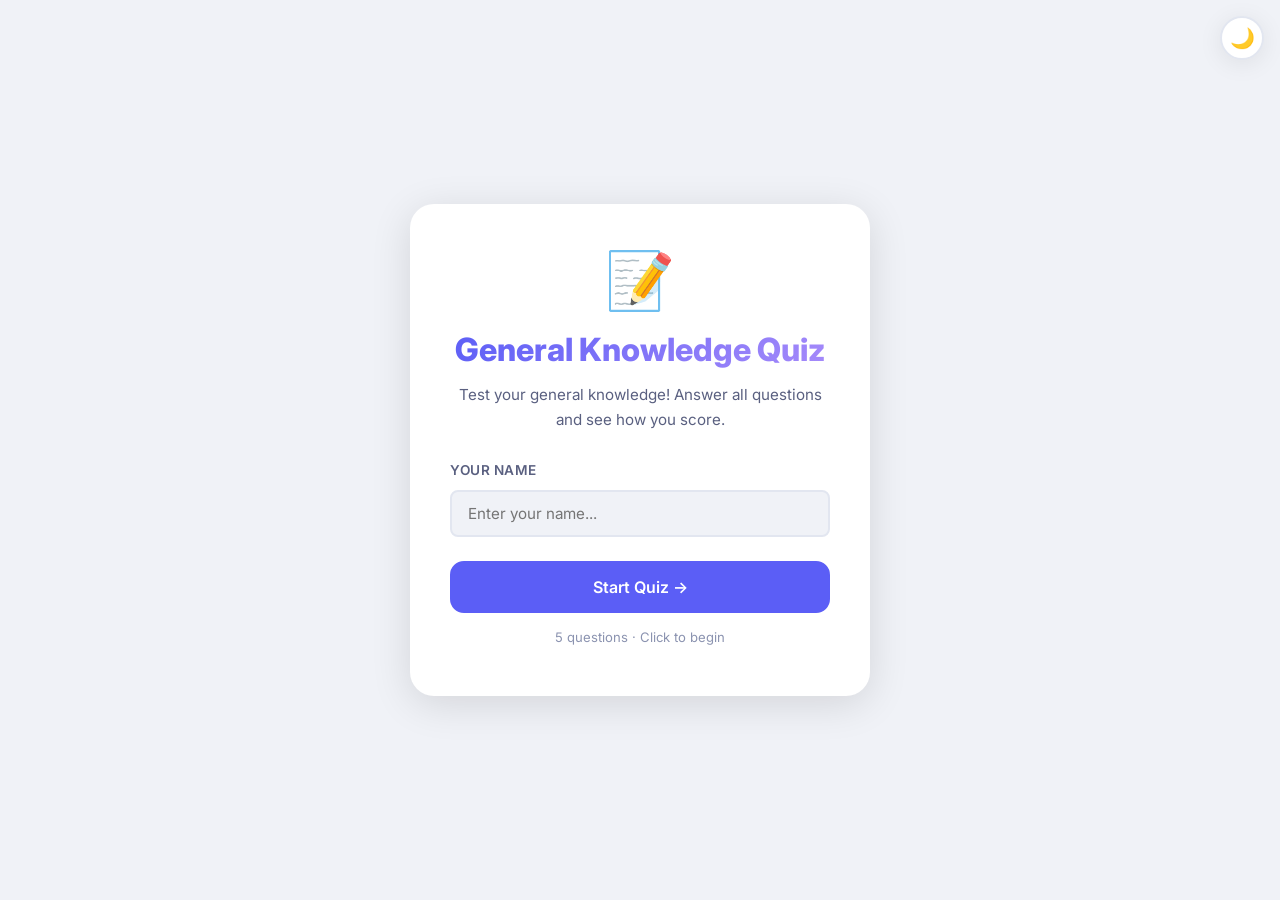
<file: index.html>
<!DOCTYPE html>
<html lang="en">
<head>
  <meta charset="UTF-8" />
  <meta name="viewport" content="width=device-width, initial-scale=1.0"/>
  <title>Quiz App</title>
  <link rel="stylesheet" href="style.css"/>
  <link href="https://fonts.googleapis.com/css2?family=Inter:wght@400;500;600;700;800&display=swap" rel="stylesheet"/>
</head>
<body>
  <!-- THEME TOGGLE -->
  <button class="theme-toggle" id="themeToggle" title="Toggle dark mode">🌙</button>

  <!-- WELCOME SCREEN -->
  <div id="welcomeScreen" class="screen active">
    <div class="welcome-card">
      <div class="quiz-icon">📝</div>
      <h1 id="welcomeTitle">Quiz</h1>
      <p id="welcomeDesc" class="welcome-desc">Test your knowledge and see how you score!</p>
      <div class="form-group">
        <label for="viewerName">Your Name</label>
        <input type="text" id="viewerName" placeholder="Enter your name..." maxlength="50"/>
      </div>
      <button class="btn btn-primary btn-lg" id="startQuizBtn">Start Quiz →</button>
      <p class="question-count-hint" id="questionCountHint"></p>
    </div>
  </div>

  <!-- QUIZ SCREEN -->
  <div id="quizScreen" class="screen">
    <div class="quiz-container">
      <div class="quiz-header">
        <div class="quiz-title-bar">
          <span id="quizTitleBar">Quiz</span>
          <span class="viewer-name-badge" id="viewerNameBadge"></span>
        </div>
        <div class="progress-wrap">
          <div class="progress-text">
            <span id="questionNum">1</span> / <span id="questionTotal">10</span>
          </div>
          <div class="progress-bar-outer">
            <div class="progress-bar-inner" id="progressBar"></div>
          </div>
        </div>
      </div>

      <div class="question-card" id="questionCard">
        <div class="question-number-badge" id="qNumBadge">Q1</div>
        <h2 class="question-text" id="questionText">Question text here</h2>
        <div class="options-grid" id="optionsGrid"></div>
      </div>

      <div class="quiz-nav">
        <button class="btn btn-outline" id="prevBtn">← Previous</button>
        <button class="btn btn-primary" id="nextBtn">Next →</button>
        <button class="btn btn-success hidden" id="submitBtn">Submit Quiz ✓</button>
      </div>
    </div>
  </div>

  <!-- RESULT SCREEN -->
  <div id="resultScreen" class="screen">
    <div class="result-card">
      <div class="result-icon" id="resultIcon">🎉</div>
      <h2 class="result-title" id="resultTitle">Quiz Complete!</h2>
      <div class="score-display">
        <span class="score-num" id="scoreNum">7</span>
        <span class="score-sep">/</span>
        <span class="score-den" id="scoreDen">10</span>
      </div>
      <div class="score-bar-wrap">
        <div class="score-bar" id="scoreBar"></div>
      </div>
      <p class="score-message" id="scoreMessage">Great job!</p>

      <div class="result-details" id="resultDetails"></div>

      <div class="result-actions">
        <button class="btn btn-outline" id="retakeBtn">Retake Quiz</button>
      </div>
    </div>
  </div>

  <script src="db.js"></script>
  <script src="app.js"></script>
</body>
</html>
</file>
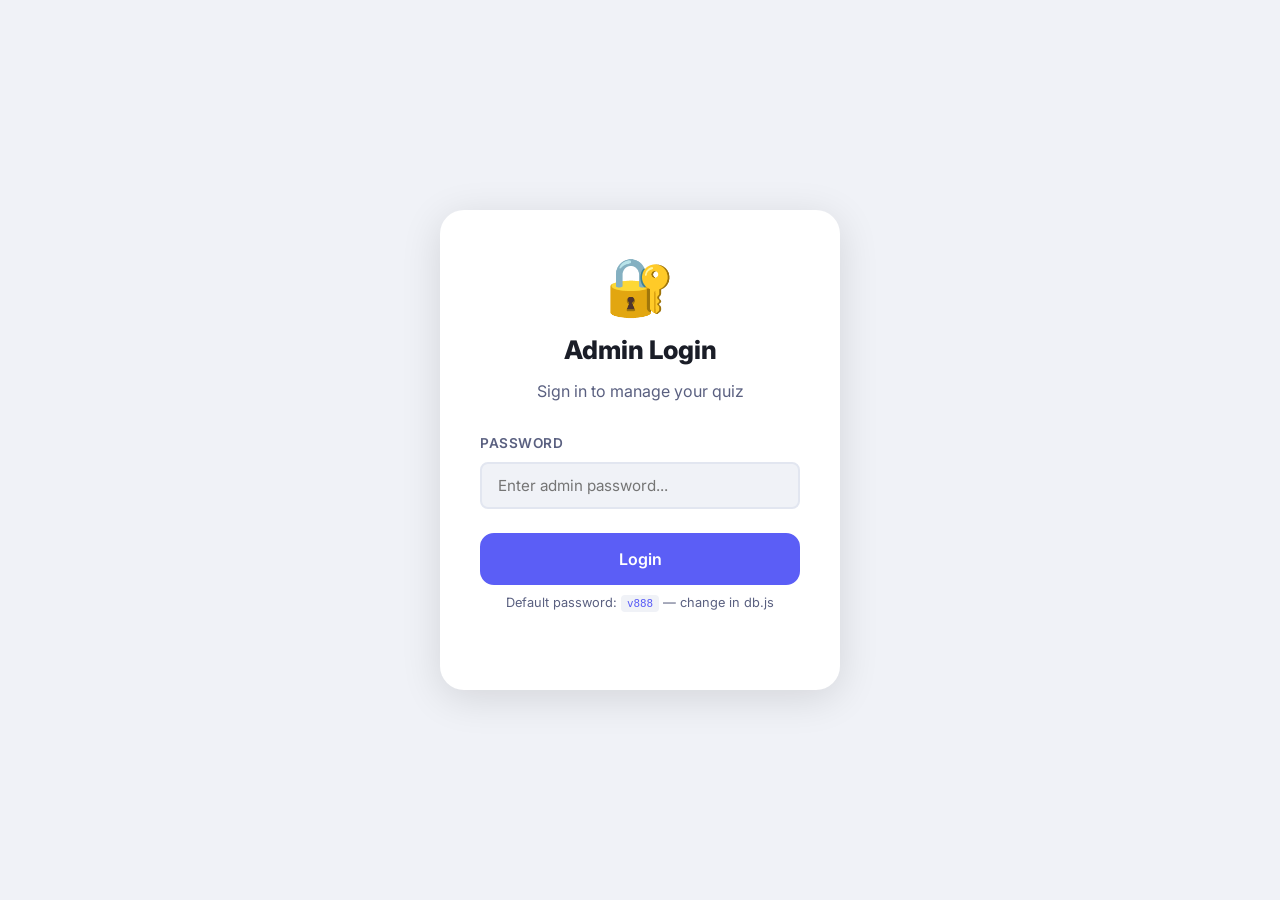
<file: admin.html>
<!DOCTYPE html>
<html lang="en">
<head>
  <meta charset="UTF-8"/>
  <meta name="viewport" content="width=device-width, initial-scale=1.0"/>
  <title>Admin — Quiz App</title>
  <link rel="stylesheet" href="style.css"/>
  <link href="https://fonts.googleapis.com/css2?family=Inter:wght@400;500;600;700;800&display=swap" rel="stylesheet"/>
</head>
<body class="admin-body">

  <!-- LOGIN SCREEN -->
  <div id="loginScreen" class="screen active admin-login-wrap">
    <div class="login-card">
      <div class="quiz-icon">🔐</div>
      <h2>Admin Login</h2>
      <p class="muted">Sign in to manage your quiz</p>
      <div class="form-group">
        <label>Password</label>
        <input type="password" id="adminPasswordInput" placeholder="Enter admin password..." />
      </div>
      <button class="btn btn-primary btn-lg" id="loginBtn">Login</button>
      <p class="login-error hidden" id="loginError">❌ Incorrect password. Try again.</p>
      <p class="muted small mt-8">Default password: <code>v888</code> — change in db.js</p>
    </div>
  </div>

  <!-- ADMIN DASHBOARD -->
  <div id="adminPanel" class="screen admin-panel">
    <aside class="admin-sidebar">
      <div class="sidebar-logo">⚡ QuizAdmin</div>
      <nav class="sidebar-nav">
        <a href="#" class="nav-item active" data-tab="questions">📋 Questions</a>
        <a href="#" class="nav-item" data-tab="results">📊 Results</a>
        <a href="#" class="nav-item" data-tab="settings">⚙️ Settings</a>
      </nav>
      <div class="sidebar-footer">
        <a href="index.html" target="_blank" class="nav-item">👁 Preview Quiz</a>
        <button class="nav-item logout-btn" id="logoutBtn">🚪 Logout</button>
      </div>
    </aside>

    <main class="admin-main">

      <!-- QUESTIONS TAB -->
      <div class="tab-panel active" id="tab-questions">
        <div class="panel-header">
          <div>
            <h2>Questions</h2>
            <p class="muted" id="questionCountLabel">0 questions</p>
          </div>
          <button class="btn btn-primary" id="addQuestionBtn">+ Add Question</button>
        </div>

        <div id="questionsList" class="questions-list"></div>
      </div>

      <!-- RESULTS TAB -->
      <div class="tab-panel" id="tab-results">
        <div class="panel-header">
          <div>
            <h2>Submissions</h2>
            <p class="muted" id="submissionCountLabel">0 submissions</p>
          </div>
          <div class="result-actions-bar">
            <button class="btn btn-outline" id="exportCsvBtn">⬇ Export CSV</button>
            <button class="btn btn-danger" id="clearResultsBtn">🗑 Clear All</button>
          </div>
        </div>

        <div class="results-filter-bar">
          <input type="text" id="resultsSearch" placeholder="Search by name..." class="search-input"/>
          <select id="resultsSort" class="sort-select">
            <option value="newest">Newest first</option>
            <option value="oldest">Oldest first</option>
            <option value="score-high">Score: High → Low</option>
            <option value="score-low">Score: Low → High</option>
          </select>
        </div>

        <div id="resultsList" class="results-list"></div>
      </div>

      <!-- SETTINGS TAB -->
      <div class="tab-panel" id="tab-settings">
        <div class="panel-header">
          <h2>Settings</h2>
        </div>
        <div class="settings-card">
          <div class="form-group">
            <label>Quiz Title</label>
            <input type="text" id="settingTitle" placeholder="Enter quiz title..." />
          </div>
          <div class="form-group">
            <label>Quiz Description</label>
            <input type="text" id="settingDesc" placeholder="Short description shown before quiz..." />
          </div>
          <div class="form-group">
            <label>Admin Password</label>
            <input type="password" id="settingPassword" placeholder="Change admin password..." />
            <p class="hint">Leave blank to keep existing password</p>
          </div>
          <div class="form-group toggle-group">
            <label>Show correct answer after each question?</label>
            <label class="toggle">
              <input type="checkbox" id="settingShowAnswer" />
              <span class="toggle-slider"></span>
            </label>
          </div>
          <button class="btn btn-primary" id="saveSettingsBtn">Save Settings</button>
          <p class="save-msg hidden" id="saveSettingsMsg">✓ Settings saved!</p>
        </div>
      </div>

    </main>
  </div>

  <!-- QUESTION MODAL -->
  <div class="modal-overlay hidden" id="questionModal">
    <div class="modal">
      <div class="modal-header">
        <h3 id="modalTitle">Add Question</h3>
        <button class="modal-close" id="closeModal">✕</button>
      </div>
      <div class="modal-body">
        <div class="form-group">
          <label>Question Text *</label>
          <textarea id="modalQuestionText" rows="3" placeholder="Enter your question..."></textarea>
        </div>

        <div class="options-section">
          <label>Answer Options *</label>
          <div id="optionInputs"></div>
          <button class="btn btn-outline btn-sm mt-8" id="addOptionBtn">+ Add Option</button>
        </div>

        <div class="form-group mt-16">
          <label>Correct Answer *</label>
          <select id="correctAnswerSelect">
            <option value="">Select correct answer...</option>
          </select>
        </div>
      </div>
      <div class="modal-footer">
        <button class="btn btn-outline" id="cancelModal">Cancel</button>
        <button class="btn btn-primary" id="saveQuestionBtn">Save Question</button>
      </div>
    </div>
  </div>

  <!-- RESULT DETAIL MODAL -->
  <div class="modal-overlay hidden" id="resultDetailModal">
    <div class="modal modal-lg">
      <div class="modal-header">
        <h3 id="resultDetailTitle">Submission Details</h3>
        <button class="modal-close" id="closeResultModal">✕</button>
      </div>
      <div class="modal-body" id="resultDetailBody"></div>
      <div class="modal-footer">
        <button class="btn btn-outline" id="closeResultModalBtn">Close</button>
      </div>
    </div>
  </div>

  <!-- TOAST -->
  <div class="toast hidden" id="toast"></div>

  <script src="db.js"></script>
  <script src="admin.js"></script>
</body>
</html>
</file>
<file: style.css>
/* ===========================
   ROOT & VARIABLES
=========================== */
:root {
  --bg: #f0f2f7;
  --bg2: #ffffff;
  --bg3: #f8f9fc;
  --surface: #ffffff;
  --border: #e2e6f0;
  --text: #1a1d27;
  --text2: #5a6080;
  --text3: #8b93b0;
  --primary: #5b5ef6;
  --primary-dark: #4a4dd4;
  --primary-light: #eeeffe;
  --success: #22c55e;
  --success-light: #dcfce7;
  --danger: #ef4444;
  --danger-light: #fee2e2;
  --warning: #f59e0b;
  --warning-light: #fef3c7;
  --radius: 14px;
  --radius-sm: 8px;
  --shadow: 0 4px 24px rgba(0,0,0,0.08);
  --shadow-lg: 0 8px 40px rgba(0,0,0,0.12);
  --transition: 0.2s ease;
  --sidebar-width: 220px;
}

[data-theme="dark"] {
  --bg: #0f1117;
  --bg2: #1a1d2e;
  --bg3: #13151f;
  --surface: #1e2133;
  --border: #2a2e45;
  --text: #eef0f8;
  --text2: #9399b8;
  --text3: #5a6080;
  --primary-light: #1e1f4a;
  --success-light: #052e16;
  --danger-light: #2c0a0a;
  --warning-light: #1c1108;
  --shadow: 0 4px 24px rgba(0,0,0,0.3);
  --shadow-lg: 0 8px 40px rgba(0,0,0,0.4);
}

*, *::before, *::after { box-sizing: border-box; margin: 0; padding: 0; }

body {
  font-family: 'Inter', system-ui, sans-serif;
  background: var(--bg);
  color: var(--text);
  min-height: 100vh;
  line-height: 1.6;
  transition: background var(--transition), color var(--transition);
}

/* ===========================
   SCREENS / VISIBILITY
=========================== */
.screen { display: none; }
.screen.active { display: flex; }
.hidden { display: none !important; }

/* ===========================
   THEME TOGGLE
=========================== */
.theme-toggle {
  position: fixed;
  top: 16px;
  right: 16px;
  z-index: 999;
  width: 44px; height: 44px;
  border-radius: 50%;
  border: 2px solid var(--border);
  background: var(--surface);
  font-size: 20px;
  cursor: pointer;
  display: flex; align-items: center; justify-content: center;
  box-shadow: var(--shadow);
  transition: all var(--transition);
}
.theme-toggle:hover { transform: scale(1.1); }

/* ===========================
   BUTTONS
=========================== */
.btn {
  display: inline-flex;
  align-items: center;
  justify-content: center;
  gap: 6px;
  padding: 10px 20px;
  border-radius: var(--radius-sm);
  border: 2px solid transparent;
  font-size: 0.9rem;
  font-weight: 600;
  cursor: pointer;
  transition: all var(--transition);
  white-space: nowrap;
  font-family: inherit;
}
.btn:active { transform: scale(0.97); }

.btn-primary {
  background: var(--primary);
  color: white;
  border-color: var(--primary);
}
.btn-primary:hover { background: var(--primary-dark); border-color: var(--primary-dark); }

.btn-outline {
  background: transparent;
  color: var(--text);
  border-color: var(--border);
}
.btn-outline:hover { border-color: var(--primary); color: var(--primary); background: var(--primary-light); }

.btn-success { background: var(--success); color: white; border-color: var(--success); }
.btn-success:hover { background: #16a34a; }

.btn-danger { background: var(--danger); color: white; border-color: var(--danger); }
.btn-danger:hover { background: #dc2626; }

.btn-lg { padding: 14px 28px; font-size: 1rem; border-radius: var(--radius); }
.btn-sm { padding: 6px 14px; font-size: 0.8rem; }
.btn-icon { padding: 8px; width: 36px; height: 36px; border-radius: var(--radius-sm); }

/* ===========================
   FORM ELEMENTS
=========================== */
.form-group { margin-bottom: 20px; }
.form-group label {
  display: block;
  font-size: 0.85rem;
  font-weight: 600;
  color: var(--text2);
  margin-bottom: 8px;
  text-transform: uppercase;
  letter-spacing: 0.04em;
}

input[type="text"],
input[type="password"],
textarea,
select {
  width: 100%;
  padding: 12px 16px;
  border: 2px solid var(--border);
  border-radius: var(--radius-sm);
  background: var(--bg);
  color: var(--text);
  font-family: inherit;
  font-size: 0.95rem;
  outline: none;
  transition: border-color var(--transition), background var(--transition);
}
input:focus, textarea:focus, select:focus { border-color: var(--primary); background: var(--surface); }

textarea { resize: vertical; min-height: 80px; }
select { appearance: none; cursor: pointer; }

.hint { font-size: 0.78rem; color: var(--text3); margin-top: 4px; }
code { background: var(--bg); padding: 2px 6px; border-radius: 4px; font-size: 0.85em; color: var(--primary); }

/* ===========================
   WELCOME SCREEN
=========================== */
#welcomeScreen {
  min-height: 100vh;
  align-items: center;
  justify-content: center;
  padding: 24px;
}

.welcome-card {
  background: var(--surface);
  border-radius: 24px;
  padding: 48px 40px;
  width: 100%;
  max-width: 460px;
  box-shadow: var(--shadow-lg);
  text-align: center;
  animation: slideUp 0.4s ease;
}

@keyframes slideUp {
  from { opacity: 0; transform: translateY(24px); }
  to   { opacity: 1; transform: translateY(0); }
}

.quiz-icon {
  font-size: 56px;
  margin-bottom: 16px;
  line-height: 1;
}

.welcome-card h1 {
  font-size: 2rem;
  font-weight: 800;
  margin-bottom: 8px;
  background: linear-gradient(135deg, var(--primary), #a78bfa);
  -webkit-background-clip: text;
  -webkit-text-fill-color: transparent;
  background-clip: text;
}

.welcome-desc {
  color: var(--text2);
  margin-bottom: 28px;
  font-size: 0.95rem;
}

.welcome-card .form-group { text-align: left; }

.welcome-card .btn-lg { width: 100%; margin-top: 4px; }

.question-count-hint {
  color: var(--text3);
  font-size: 0.82rem;
  margin-top: 14px;
}

/* ===========================
   QUIZ SCREEN
=========================== */
#quizScreen {
  min-height: 100vh;
  align-items: flex-start;
  justify-content: center;
  padding: 24px 16px;
}

.quiz-container {
  width: 100%;
  max-width: 700px;
  margin-top: 32px;
  animation: slideUp 0.3s ease;
}

.quiz-header {
  background: var(--surface);
  border-radius: var(--radius);
  padding: 20px 24px;
  margin-bottom: 20px;
  box-shadow: var(--shadow);
}

.quiz-title-bar {
  display: flex;
  align-items: center;
  justify-content: space-between;
  margin-bottom: 14px;
  font-weight: 700;
  font-size: 1rem;
  color: var(--text);
}

.viewer-name-badge {
  background: var(--primary-light);
  color: var(--primary);
  font-size: 0.78rem;
  font-weight: 600;
  padding: 4px 12px;
  border-radius: 999px;
}

.progress-wrap { display: flex; flex-direction: column; gap: 8px; }

.progress-text {
  font-size: 0.82rem;
  font-weight: 600;
  color: var(--text2);
  text-align: right;
}

.progress-bar-outer {
  height: 8px;
  background: var(--border);
  border-radius: 999px;
  overflow: hidden;
}

.progress-bar-inner {
  height: 100%;
  background: linear-gradient(90deg, var(--primary), #a78bfa);
  border-radius: 999px;
  transition: width 0.4s ease;
}

/* Question Card */
.question-card {
  background: var(--surface);
  border-radius: var(--radius);
  padding: 36px 32px;
  margin-bottom: 20px;
  box-shadow: var(--shadow);
  animation: fadeQ 0.25s ease;
}

@keyframes fadeQ {
  from { opacity: 0; transform: translateX(12px); }
  to   { opacity: 1; transform: translateX(0); }
}

.question-number-badge {
  display: inline-block;
  background: var(--primary-light);
  color: var(--primary);
  font-size: 0.75rem;
  font-weight: 700;
  padding: 4px 12px;
  border-radius: 999px;
  margin-bottom: 16px;
  text-transform: uppercase;
  letter-spacing: 0.06em;
}

.question-text {
  font-size: 1.25rem;
  font-weight: 700;
  line-height: 1.5;
  margin-bottom: 28px;
  color: var(--text);
}

.options-grid {
  display: flex;
  flex-direction: column;
  gap: 12px;
}

.option-btn {
  display: flex;
  align-items: center;
  gap: 14px;
  padding: 16px 20px;
  border: 2px solid var(--border);
  border-radius: var(--radius-sm);
  background: var(--bg3);
  color: var(--text);
  font-family: inherit;
  font-size: 0.95rem;
  cursor: pointer;
  text-align: left;
  transition: all var(--transition);
  width: 100%;
}

.option-btn:hover:not(.selected):not(.correct):not(.incorrect) {
  border-color: var(--primary);
  background: var(--primary-light);
  color: var(--primary);
}

.option-letter {
  min-width: 34px;
  height: 34px;
  border-radius: 50%;
  background: var(--border);
  color: var(--text2);
  font-weight: 700;
  font-size: 0.8rem;
  display: flex; align-items: center; justify-content: center;
  transition: all var(--transition);
}

.option-btn.selected {
  border-color: var(--primary);
  background: var(--primary-light);
}
.option-btn.selected .option-letter {
  background: var(--primary);
  color: white;
}
.option-btn.correct {
  border-color: var(--success);
  background: var(--success-light);
}
.option-btn.correct .option-letter { background: var(--success); color: white; }
.option-btn.incorrect {
  border-color: var(--danger);
  background: var(--danger-light);
}
.option-btn.incorrect .option-letter { background: var(--danger); color: white; }

/* Quiz Nav */
.quiz-nav {
  display: flex;
  gap: 12px;
  justify-content: flex-end;
}
.quiz-nav .btn-outline { margin-right: auto; }

/* ===========================
   RESULT SCREEN
=========================== */
#resultScreen {
  min-height: 100vh;
  align-items: center;
  justify-content: center;
  padding: 24px;
}

.result-card {
  background: var(--surface);
  border-radius: 24px;
  padding: 48px 40px;
  width: 100%;
  max-width: 600px;
  box-shadow: var(--shadow-lg);
  text-align: center;
  animation: slideUp 0.4s ease;
}

.result-icon { font-size: 60px; margin-bottom: 12px; }
.result-title { font-size: 1.6rem; font-weight: 800; margin-bottom: 20px; }

.score-display {
  display: flex;
  align-items: baseline;
  justify-content: center;
  gap: 6px;
  margin-bottom: 16px;
}

.score-num { font-size: 4rem; font-weight: 800; color: var(--primary); line-height: 1; }
.score-sep { font-size: 2rem; color: var(--text3); }
.score-den { font-size: 2rem; font-weight: 700; color: var(--text2); }

.score-bar-wrap {
  height: 12px;
  background: var(--border);
  border-radius: 999px;
  overflow: hidden;
  margin-bottom: 12px;
}

.score-bar {
  height: 100%;
  border-radius: 999px;
  transition: width 1s ease;
}

.score-message {
  color: var(--text2);
  font-weight: 600;
  margin-bottom: 32px;
}

.result-details { text-align: left; margin-bottom: 24px; }

.result-item {
  border: 1.5px solid var(--border);
  border-radius: var(--radius-sm);
  padding: 16px 18px;
  margin-bottom: 12px;
}

.result-item-header {
  display: flex;
  align-items: center;
  justify-content: space-between;
  margin-bottom: 10px;
}

.result-q-num { font-size: 0.75rem; font-weight: 700; color: var(--text3); text-transform: uppercase; }
.result-badge {
  font-size: 0.75rem;
  font-weight: 700;
  padding: 3px 10px;
  border-radius: 999px;
}
.badge-correct { background: var(--success-light); color: var(--success); }
.badge-incorrect { background: var(--danger-light); color: var(--danger); }

.result-q-text { font-weight: 600; margin-bottom: 8px; font-size: 0.9rem; }

.result-answers { display: flex; flex-direction: column; gap: 4px; }
.result-answer-row { font-size: 0.82rem; color: var(--text2); }
.result-answer-row strong { color: var(--text); }

.result-actions { display: flex; gap: 12px; justify-content: center; flex-wrap: wrap; }

/* ===========================
   ADMIN - LOGIN
=========================== */
.admin-login-wrap {
  min-height: 100vh;
  align-items: center;
  justify-content: center;
  padding: 24px;
}

.login-card {
  background: var(--surface);
  border-radius: 24px;
  padding: 48px 40px;
  width: 100%;
  max-width: 400px;
  box-shadow: var(--shadow-lg);
  text-align: center;
}

.login-card h2 { font-size: 1.6rem; font-weight: 800; margin-bottom: 8px; }
.login-card .muted { color: var(--text2); margin-bottom: 28px; }
.login-card .form-group { text-align: left; }
.login-card .btn-lg { width: 100%; margin-top: 4px; }

.login-error {
  color: var(--danger);
  font-size: 0.85rem;
  font-weight: 500;
  margin-top: 12px;
}

.small { font-size: 0.8rem; }
.mt-8 { margin-top: 8px !important; }
.mt-16 { margin-top: 16px !important; }
.muted { color: var(--text2); }

/* ===========================
   ADMIN PANEL LAYOUT
=========================== */
.admin-body { background: var(--bg); }

#adminPanel {
  min-height: 100vh;
  flex-direction: row;
}

.admin-sidebar {
  width: var(--sidebar-width);
  min-height: 100vh;
  background: var(--surface);
  border-right: 1.5px solid var(--border);
  display: flex;
  flex-direction: column;
  padding: 24px 0;
  position: sticky;
  top: 0;
  flex-shrink: 0;
}

.sidebar-logo {
  font-weight: 800;
  font-size: 1.05rem;
  color: var(--primary);
  padding: 0 20px;
  margin-bottom: 32px;
  letter-spacing: -0.01em;
}

.sidebar-nav { flex: 1; display: flex; flex-direction: column; gap: 4px; padding: 0 12px; }

.nav-item {
  display: flex;
  align-items: center;
  gap: 10px;
  padding: 10px 12px;
  border-radius: var(--radius-sm);
  color: var(--text2);
  font-size: 0.88rem;
  font-weight: 500;
  cursor: pointer;
  text-decoration: none;
  border: none;
  background: none;
  width: 100%;
  text-align: left;
  font-family: inherit;
  transition: all var(--transition);
}
.nav-item:hover { background: var(--bg); color: var(--text); }
.nav-item.active { background: var(--primary-light); color: var(--primary); font-weight: 600; }

.sidebar-footer { padding: 0 12px; display: flex; flex-direction: column; gap: 4px; border-top: 1.5px solid var(--border); padding-top: 16px; margin: 0 12px; }

.logout-btn { color: var(--danger) !important; }
.logout-btn:hover { background: var(--danger-light) !important; }

/* ===========================
   ADMIN MAIN
=========================== */
.admin-main {
  flex: 1;
  padding: 36px 40px;
  overflow-y: auto;
  max-width: 960px;
}

.tab-panel { display: none; animation: slideUp 0.25s ease; }
.tab-panel.active { display: block; }

.panel-header {
  display: flex;
  align-items: flex-start;
  justify-content: space-between;
  margin-bottom: 28px;
  gap: 16px;
  flex-wrap: wrap;
}
.panel-header h2 { font-size: 1.5rem; font-weight: 800; margin-bottom: 2px; }

/* ===========================
   QUESTIONS LIST
=========================== */
.questions-list { display: flex; flex-direction: column; gap: 14px; }

.question-admin-card {
  background: var(--surface);
  border-radius: var(--radius);
  padding: 20px 24px;
  border: 1.5px solid var(--border);
  display: flex;
  align-items: flex-start;
  gap: 16px;
  transition: border-color var(--transition);
}
.question-admin-card:hover { border-color: var(--primary); }

.q-drag-handle {
  cursor: grab;
  color: var(--text3);
  font-size: 18px;
  padding: 2px 4px;
  margin-top: 2px;
}

.q-content { flex: 1; min-width: 0; }
.q-num { font-size: 0.72rem; font-weight: 700; color: var(--text3); text-transform: uppercase; letter-spacing: 0.06em; margin-bottom: 4px; }
.q-text { font-weight: 600; margin-bottom: 10px; font-size: 0.95rem; line-height: 1.5; }

.q-options { display: flex; flex-wrap: wrap; gap: 6px; }
.q-option-tag {
  display: inline-flex;
  align-items: center;
  gap: 4px;
  font-size: 0.78rem;
  padding: 3px 10px;
  border-radius: 999px;
  background: var(--bg);
  border: 1.5px solid var(--border);
  color: var(--text2);
}
.q-option-tag.correct-tag {
  background: var(--success-light);
  border-color: var(--success);
  color: var(--success);
  font-weight: 600;
}

.q-actions { display: flex; gap: 6px; flex-shrink: 0; }

/* ===========================
   RESULTS LIST
=========================== */
.results-filter-bar {
  display: flex;
  gap: 12px;
  margin-bottom: 20px;
  flex-wrap: wrap;
}
.search-input { max-width: 300px; }
.sort-select { max-width: 180px; }

.result-actions-bar { display: flex; gap: 10px; flex-wrap: wrap; }

.results-list { display: flex; flex-direction: column; gap: 14px; }

.result-admin-card {
  background: var(--surface);
  border-radius: var(--radius);
  padding: 20px 24px;
  border: 1.5px solid var(--border);
  cursor: pointer;
  transition: all var(--transition);
}
.result-admin-card:hover { border-color: var(--primary); box-shadow: var(--shadow); }

.result-card-header {
  display: flex;
  align-items: center;
  justify-content: space-between;
  margin-bottom: 8px;
  gap: 12px;
  flex-wrap: wrap;
}

.result-viewer-name { font-weight: 700; font-size: 1rem; }
.result-meta { font-size: 0.8rem; color: var(--text3); }

.result-score-badge {
  font-weight: 700;
  font-size: 0.9rem;
  padding: 5px 14px;
  border-radius: 999px;
  margin-left: auto;
}
.score-high { background: var(--success-light); color: var(--success); }
.score-mid  { background: var(--warning-light); color: var(--warning); }
.score-low  { background: var(--danger-light); color: var(--danger); }

.result-preview {
  font-size: 0.82rem;
  color: var(--text2);
  display: flex;
  gap: 16px;
  flex-wrap: wrap;
}

/* ===========================
   SETTINGS
=========================== */
.settings-card {
  background: var(--surface);
  border-radius: var(--radius);
  padding: 32px;
  border: 1.5px solid var(--border);
  max-width: 540px;
}

.toggle-group {
  display: flex;
  align-items: center;
  justify-content: space-between;
  margin-bottom: 20px;
}
.toggle-group label:first-child { font-weight: 600; color: var(--text); text-transform: none; font-size: 0.9rem; letter-spacing: 0; }

.toggle { position: relative; display: inline-block; width: 48px; height: 26px; flex-shrink: 0; }
.toggle input { opacity: 0; width: 0; height: 0; }
.toggle-slider {
  position: absolute; inset: 0;
  background: var(--border);
  border-radius: 999px;
  cursor: pointer;
  transition: all var(--transition);
}
.toggle-slider::before {
  content: '';
  position: absolute;
  height: 20px; width: 20px;
  left: 3px; top: 3px;
  background: white;
  border-radius: 50%;
  transition: all var(--transition);
}
.toggle input:checked + .toggle-slider { background: var(--primary); }
.toggle input:checked + .toggle-slider::before { transform: translateX(22px); }

.save-msg { color: var(--success); font-weight: 600; font-size: 0.85rem; margin-top: 12px; }

/* ===========================
   MODAL
=========================== */
.modal-overlay {
  position: fixed;
  inset: 0;
  background: rgba(0,0,0,0.5);
  backdrop-filter: blur(4px);
  z-index: 1000;
  display: flex;
  align-items: center;
  justify-content: center;
  padding: 24px;
  animation: fadeIn 0.2s ease;
}

@keyframes fadeIn { from { opacity: 0; } to { opacity: 1; } }

.modal {
  background: var(--surface);
  border-radius: 20px;
  width: 100%;
  max-width: 520px;
  max-height: 90vh;
  overflow-y: auto;
  box-shadow: var(--shadow-lg);
  animation: slideUp 0.25s ease;
}

.modal-lg { max-width: 680px; }

.modal-header {
  display: flex;
  align-items: center;
  justify-content: space-between;
  padding: 24px 28px 0;
  margin-bottom: 24px;
}
.modal-header h3 { font-size: 1.15rem; font-weight: 700; }
.modal-close {
  background: var(--bg);
  border: none;
  border-radius: var(--radius-sm);
  width: 32px; height: 32px;
  cursor: pointer;
  font-size: 14px;
  color: var(--text2);
  display: flex; align-items: center; justify-content: center;
  transition: all var(--transition);
}
.modal-close:hover { background: var(--danger-light); color: var(--danger); }

.modal-body { padding: 0 28px; }
.modal-footer {
  display: flex;
  justify-content: flex-end;
  gap: 10px;
  padding: 24px 28px;
  border-top: 1.5px solid var(--border);
  margin-top: 24px;
}

/* Option inputs in modal */
.options-section { margin-bottom: 4px; }
.options-section > label {
  display: block;
  font-size: 0.85rem;
  font-weight: 600;
  color: var(--text2);
  margin-bottom: 10px;
  text-transform: uppercase;
  letter-spacing: 0.04em;
}
.option-input-row {
  display: flex;
  align-items: center;
  gap: 8px;
  margin-bottom: 8px;
}
.option-letter-label {
  font-weight: 700;
  font-size: 0.85rem;
  color: var(--text2);
  min-width: 20px;
}
.option-input-row input { flex: 1; }
.option-input-row .btn-icon {
  flex-shrink: 0;
  color: var(--danger);
  background: var(--danger-light);
  border: none;
}

/* Result detail modal */
.result-detail-meta {
  display: flex;
  gap: 20px;
  flex-wrap: wrap;
  margin-bottom: 24px;
  padding: 16px;
  background: var(--bg);
  border-radius: var(--radius-sm);
}
.result-detail-meta span { font-size: 0.85rem; color: var(--text2); }
.result-detail-meta strong { color: var(--text); }

.result-detail-score {
  text-align: center;
  margin-bottom: 24px;
}
.result-detail-score .score-big { font-size: 3rem; font-weight: 800; color: var(--primary); }

.detail-item {
  border: 1.5px solid var(--border);
  border-radius: var(--radius-sm);
  padding: 14px 16px;
  margin-bottom: 10px;
}
.detail-item-q { font-weight: 600; font-size: 0.9rem; margin-bottom: 8px; }
.detail-item-ans { font-size: 0.82rem; color: var(--text2); }
.detail-item-ans .ans-label { font-weight: 600; color: var(--text3); text-transform: uppercase; font-size: 0.72rem; }

/* ===========================
   TOAST
=========================== */
.toast {
  position: fixed;
  bottom: 24px;
  right: 24px;
  background: var(--text);
  color: var(--bg);
  padding: 12px 20px;
  border-radius: var(--radius-sm);
  font-size: 0.88rem;
  font-weight: 500;
  z-index: 9999;
  box-shadow: var(--shadow-lg);
  animation: slideUp 0.25s ease;
  max-width: 320px;
}

/* ===========================
   EMPTY STATE
=========================== */
.empty-state {
  text-align: center;
  padding: 60px 20px;
  color: var(--text3);
}
.empty-state .empty-icon { font-size: 48px; margin-bottom: 12px; }
.empty-state h3 { font-size: 1rem; font-weight: 600; color: var(--text2); margin-bottom: 6px; }
.empty-state p { font-size: 0.85rem; }

/* ===========================
   RESPONSIVE
=========================== */
@media (max-width: 768px) {
  .admin-sidebar {
    display: none;
  }
  .admin-main { padding: 20px 16px; }

  .question-card { padding: 24px 20px; }
  .welcome-card, .result-card { padding: 32px 24px; }
  .login-card { padding: 32px 24px; }

  .quiz-nav { flex-wrap: wrap; }
  .panel-header { flex-direction: column; }
  .result-actions-bar { width: 100%; }
  .result-actions-bar .btn { flex: 1; }
  .modal { border-radius: 16px; }
  .score-num { font-size: 3rem; }
}

@media (max-width: 480px) {
  .question-text { font-size: 1.05rem; }
  .option-btn { padding: 12px 14px; font-size: 0.88rem; }
  .result-card-header { flex-direction: column; align-items: flex-start; }
}
</file>
